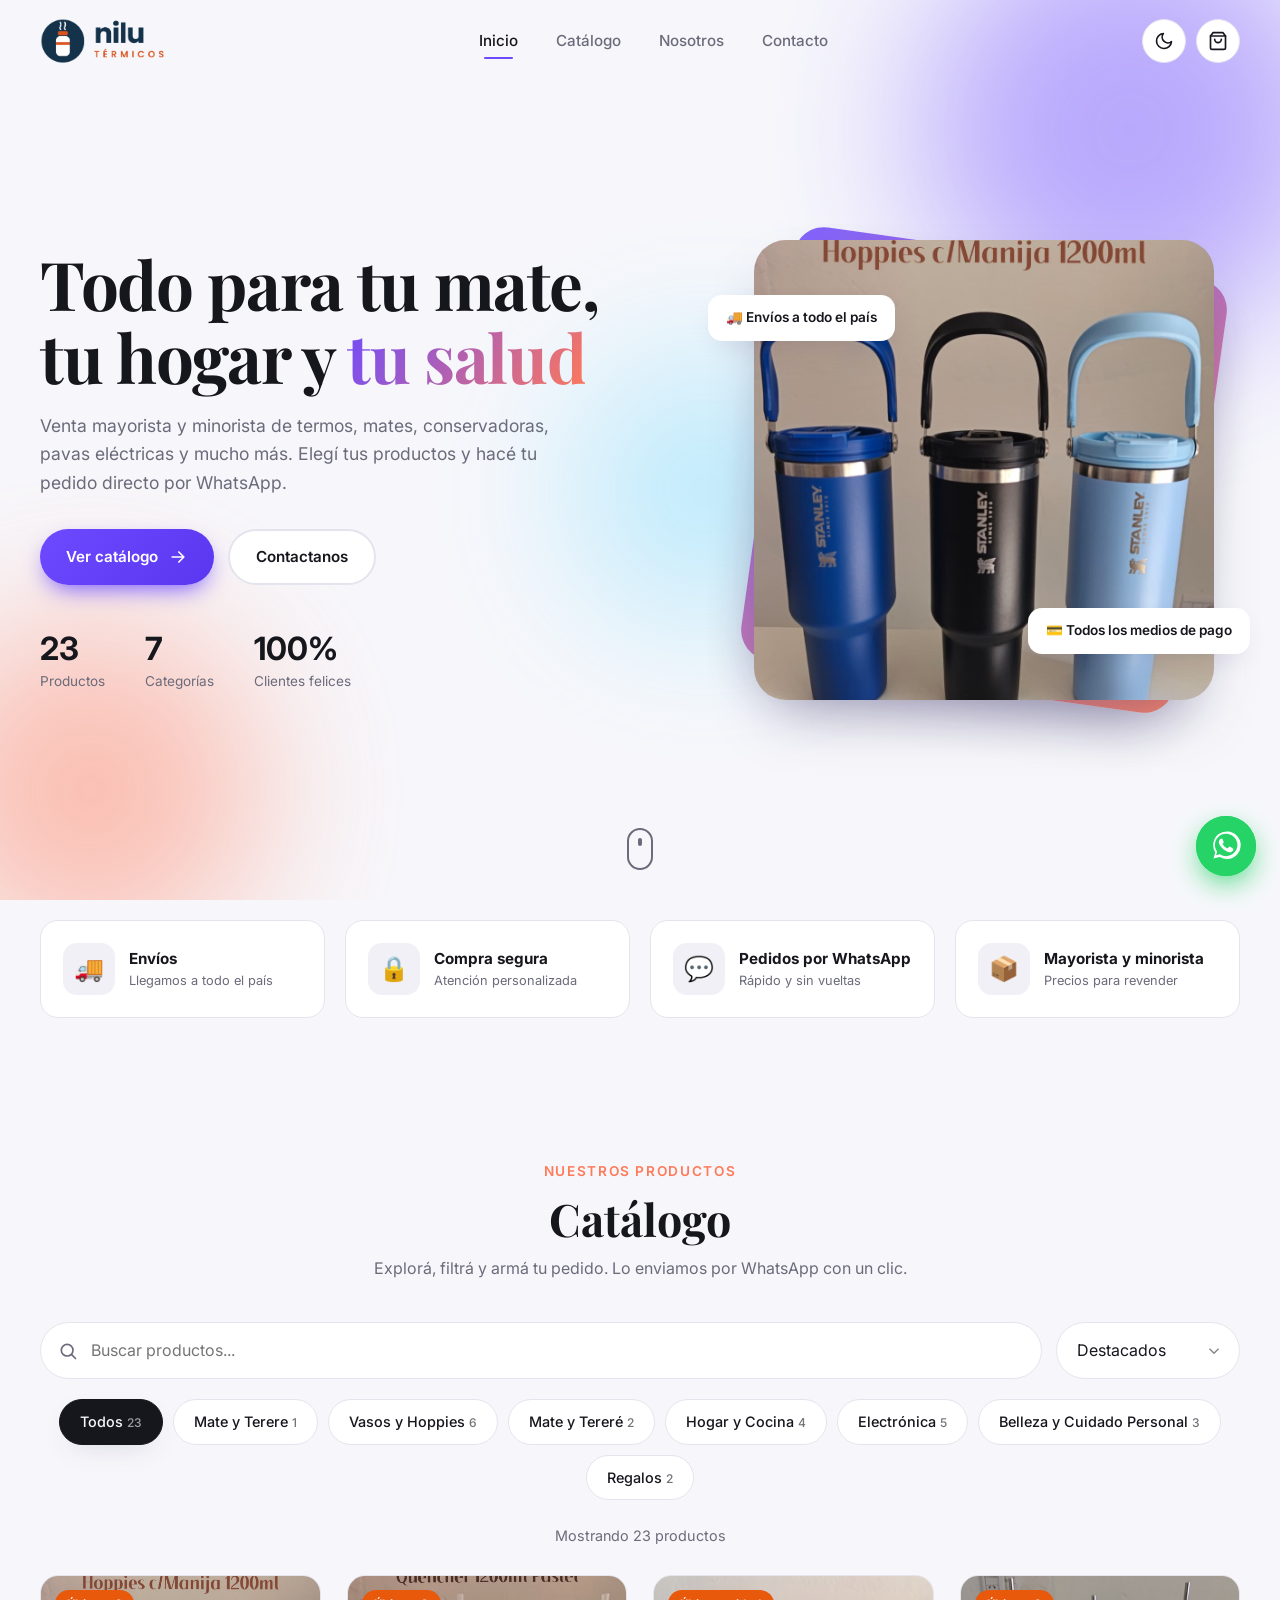
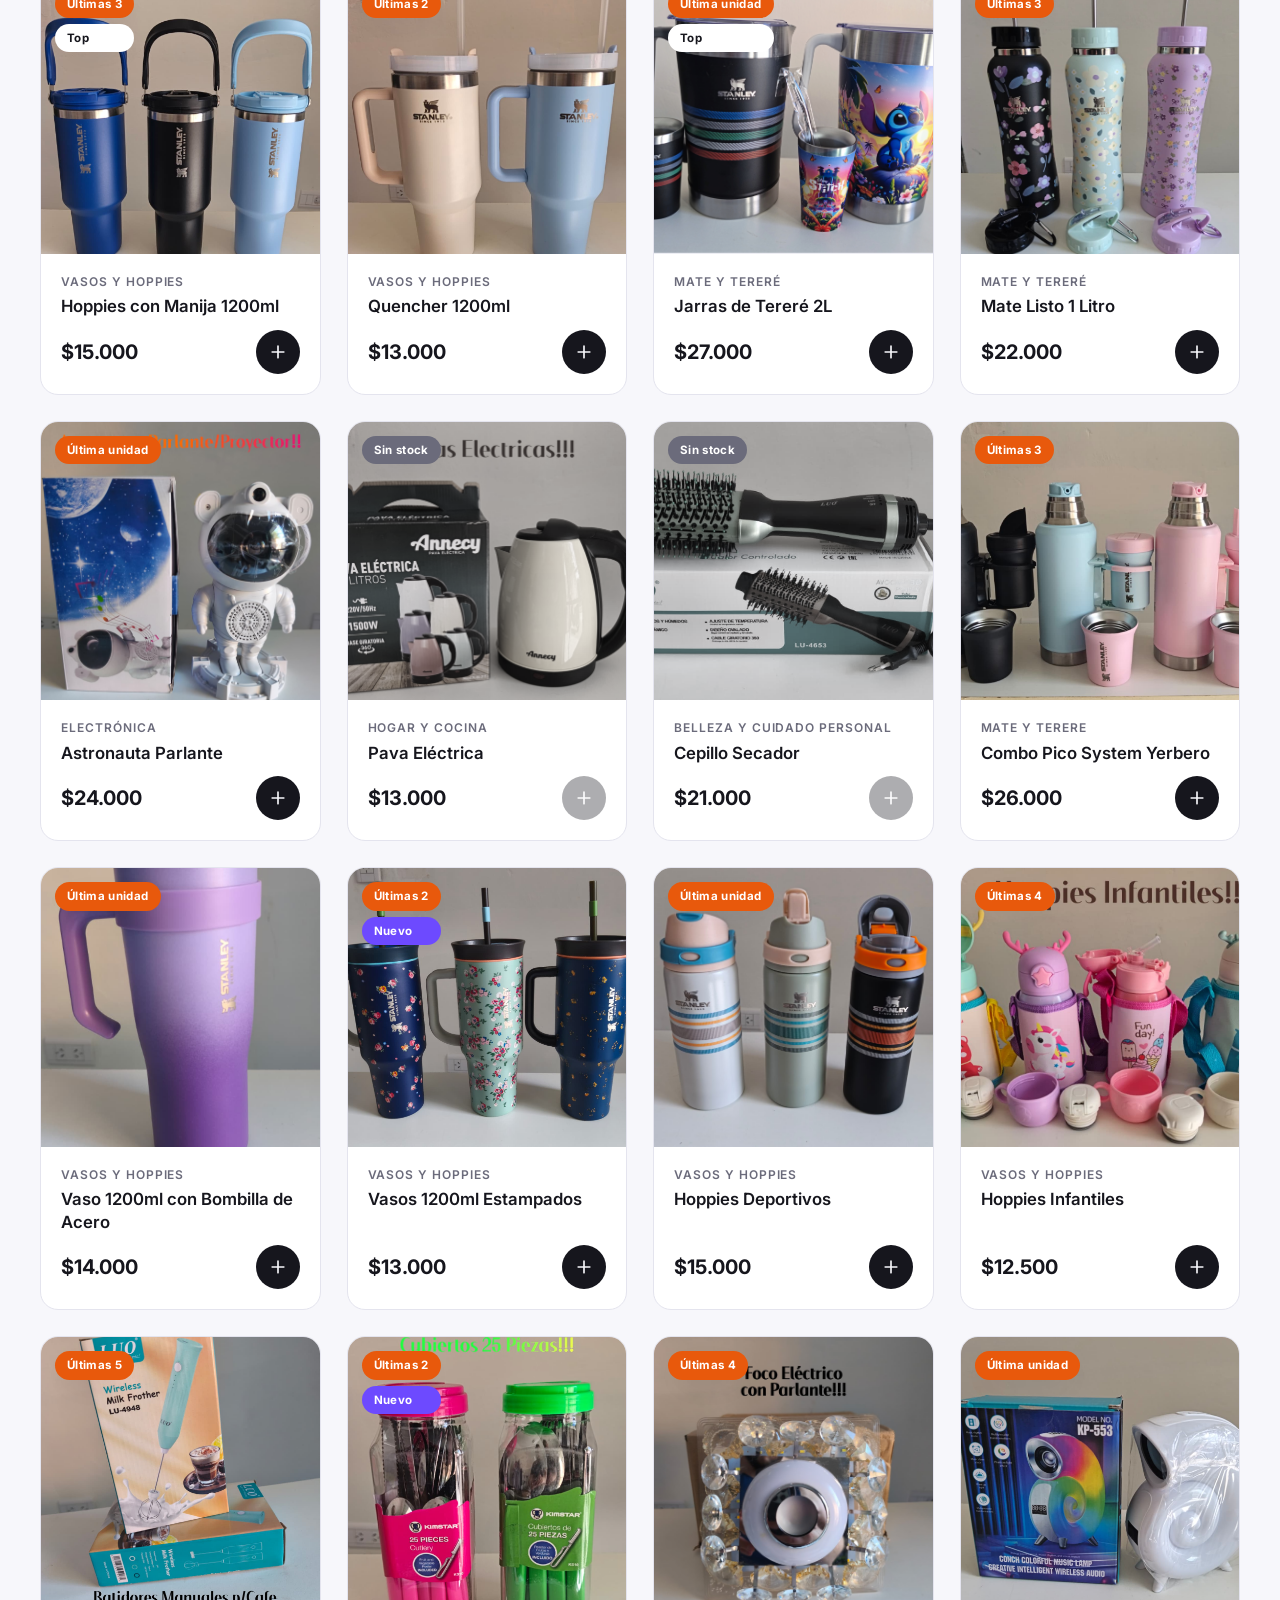
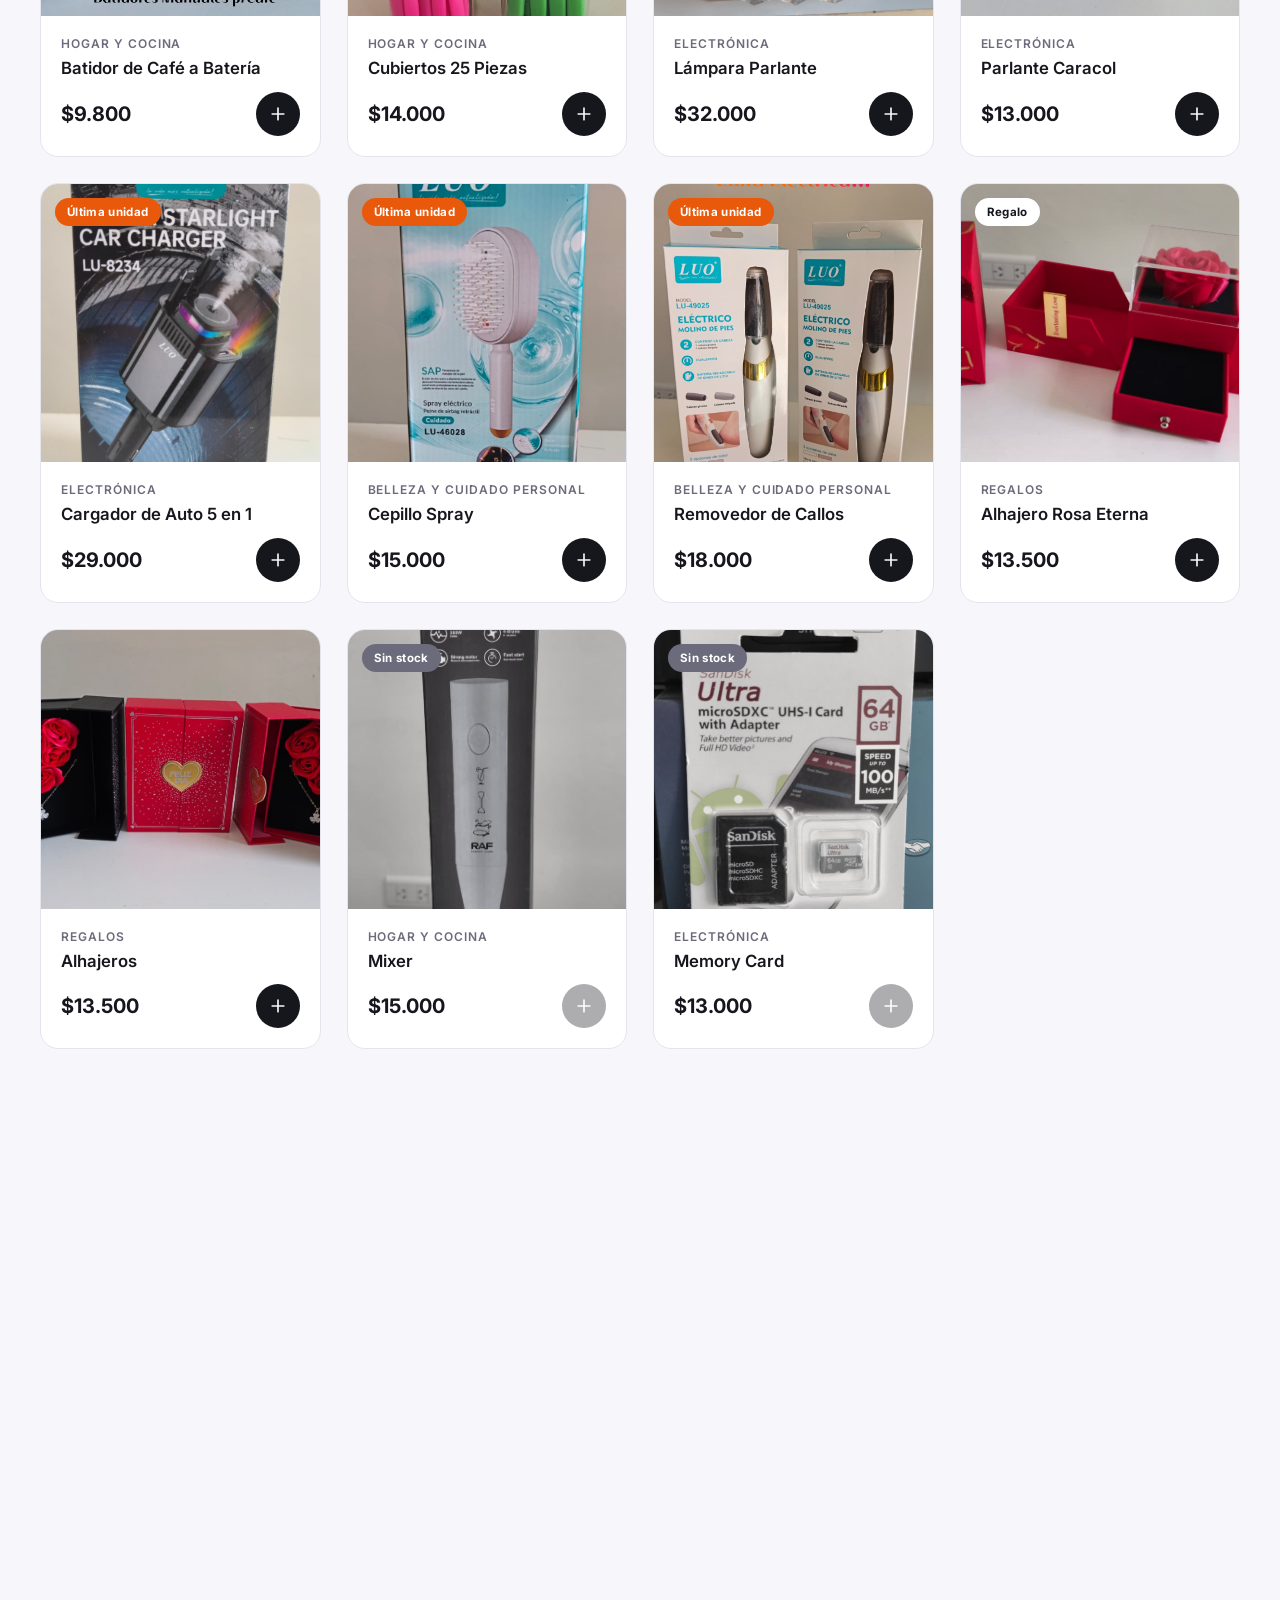
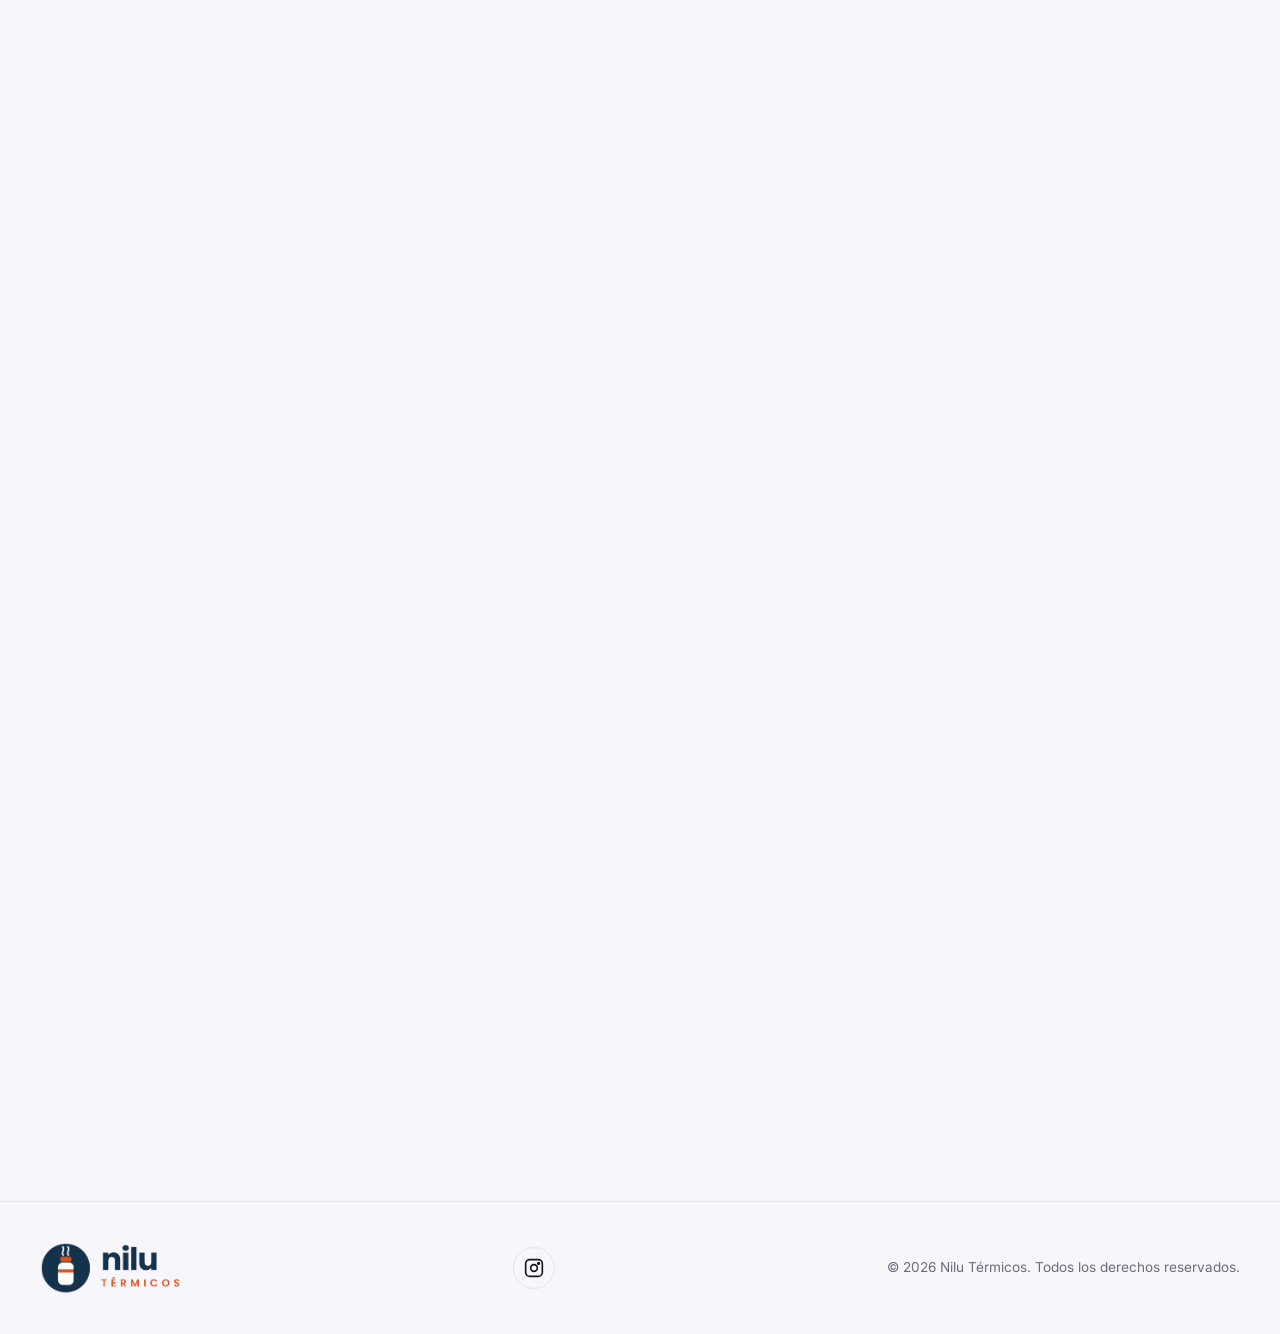
<file: index.html>
<!DOCTYPE html>
<html lang="es">
<head>
  <meta charset="UTF-8" />
  <meta name="viewport" content="width=device-width, initial-scale=1.0, viewport-fit=cover" />
  <meta name="theme-color" content="#14324a" />
  <meta name="description" content="Catálogo online de productos. Hacé tu pedido por WhatsApp." />
  <title>Catálogo | Nilu Térmicos</title>
  <link rel="icon" type="image/png" href="img/marca/favicon.png" />
  <link rel="apple-touch-icon" href="img/marca/apple-touch-icon.png" />

  <link rel="preconnect" href="https://fonts.googleapis.com" />
  <link rel="preconnect" href="https://fonts.gstatic.com" crossorigin />
  <link href="https://fonts.googleapis.com/css2?family=Inter:wght@400;500;600;700&family=Playfair+Display:wght@600;700&display=swap" rel="stylesheet" />
  <link rel="stylesheet" href="css/styles.css" />

  <!-- Evita el parpadeo del tema al cargar -->
  <script>
    try {
      const t = localStorage.getItem("tema");
      if (t) document.documentElement.dataset.theme = t;
    } catch (e) {}
  </script>
</head>
<body>
  <!-- Pantalla de carga -->
  <div class="loader" id="loader" aria-hidden="true">
    <div class="loader__ring"></div>
  </div>

  <!-- Barra de progreso de scroll -->
  <div class="scroll-progress" id="scrollProgress"></div>

  <!-- ============ HEADER ============ -->
  <header class="header" id="header">
    <div class="container header__inner">
      <a href="#inicio" class="logo" aria-label="Nilu Térmicos - Inicio">
        <img class="logo__img logo__img--light" src="img/marca/logo.png" alt="Nilu Térmicos" width="655" height="241" />
        <img class="logo__img logo__img--dark" src="img/marca/logo-dark.png" alt="" width="655" height="241" aria-hidden="true" />
      </a>

      <nav class="nav" id="nav">
        <a href="#inicio" class="nav__link">Inicio</a>
        <a href="#catalogo" class="nav__link">Catálogo</a>
        <a href="#nosotros" class="nav__link">Nosotros</a>
        <a href="#contacto" class="nav__link">Contacto</a>
      </nav>

      <div class="header__actions">
        <button class="icon-btn" id="themeToggle" aria-label="Cambiar tema">
          <svg class="icon-sun" viewBox="0 0 24 24"><circle cx="12" cy="12" r="5"/><path d="M12 1v2M12 21v2M4.2 4.2l1.4 1.4M18.4 18.4l1.4 1.4M1 12h2M21 12h2M4.2 19.8l1.4-1.4M18.4 5.6l1.4-1.4"/></svg>
          <svg class="icon-moon" viewBox="0 0 24 24"><path d="M21 12.8A9 9 0 1 1 11.2 3a7 7 0 0 0 9.8 9.8z"/></svg>
        </button>
        <button class="icon-btn cart-btn" id="cartOpen" aria-label="Ver pedido">
          <svg viewBox="0 0 24 24"><path d="M6 2 3 6v14a2 2 0 0 0 2 2h14a2 2 0 0 0 2-2V6l-3-4z"/><path d="M3 6h18M16 10a4 4 0 0 1-8 0"/></svg>
          <span class="cart-btn__count" id="cartCount">0</span>
        </button>
        <button class="icon-btn menu-btn" id="menuToggle" aria-label="Abrir menú">
          <span></span><span></span><span></span>
        </button>
      </div>
    </div>
  </header>

  <main>
    <!-- ============ HERO ============ -->
    <section class="hero" id="inicio">
      <div class="hero__bg">
        <span class="blob blob--1"></span>
        <span class="blob blob--2"></span>
        <span class="blob blob--3"></span>
      </div>
      <div class="container hero__inner">
        <div class="hero__content">
          <h1 class="hero__title reveal" data-negocio="slogan">Calidad que se nota</h1>
          <p class="hero__text reveal" data-negocio="descripcion"></p>
          <div class="hero__cta reveal">
            <a href="#catalogo" class="btn btn--primary">
              Ver catálogo
              <svg viewBox="0 0 24 24"><path d="M5 12h14M13 6l6 6-6 6"/></svg>
            </a>
            <a href="#contacto" class="btn btn--ghost">Contactanos</a>
          </div>
          <div class="hero__stats reveal">
            <div><strong class="counter" id="statProductos" data-target="0">0</strong><span>Productos</span></div>
            <div><strong class="counter" id="statCategorias" data-target="0">0</strong><span>Categorías</span></div>
            <div><strong class="counter" data-target="100" data-suffix="%">0</strong><span>Clientes felices</span></div>
          </div>
        </div>
        <div class="hero__visual reveal">
          <div class="hero__card hero__card--back"></div>
          <div class="hero__card hero__card--front" id="heroCard"></div>
          <div class="floating-badge floating-badge--1">🚚 Envíos a todo el país</div>
          <div class="floating-badge floating-badge--2">💳 Todos los medios de pago</div>
        </div>
      </div>
      <a href="#catalogo" class="scroll-hint" aria-label="Bajar al catálogo"><span></span></a>
    </section>

    <!-- ============ BENEFICIOS ============ -->
    <section class="features">
      <div class="container features__grid">
        <div class="feature reveal"><span class="feature__icon">🚚</span><div><h3>Envíos</h3><p>Llegamos a todo el país</p></div></div>
        <div class="feature reveal"><span class="feature__icon">🔒</span><div><h3>Compra segura</h3><p>Atención personalizada</p></div></div>
        <div class="feature reveal"><span class="feature__icon">💬</span><div><h3>Pedidos por WhatsApp</h3><p>Rápido y sin vueltas</p></div></div>
        <div class="feature reveal"><span class="feature__icon">📦</span><div><h3>Mayorista y minorista</h3><p>Precios para revender</p></div></div>
      </div>
    </section>

    <!-- ============ CATÁLOGO ============ -->
    <section class="catalog" id="catalogo">
      <div class="container">
        <div class="section-head reveal">
          <span class="section-head__eyebrow">Nuestros productos</span>
          <h2 class="section-head__title">Catálogo</h2>
          <p class="section-head__text">Explorá, filtrá y armá tu pedido. Lo enviamos por WhatsApp con un clic.</p>
        </div>

        <div class="toolbar reveal">
          <div class="search">
            <svg viewBox="0 0 24 24"><circle cx="11" cy="11" r="7"/><path d="m21 21-4.3-4.3"/></svg>
            <input type="search" id="searchInput" placeholder="Buscar productos..." autocomplete="off" />
          </div>
          <select id="sortSelect" class="select" aria-label="Ordenar">
            <option value="destacados">Destacados</option>
            <option value="precio-asc">Menor precio</option>
            <option value="precio-desc">Mayor precio</option>
            <option value="nombre">Nombre A-Z</option>
            <option value="ofertas">Ofertas primero</option>
          </select>
        </div>

        <div class="filters reveal" id="filters" role="tablist"></div>

        <p class="results-info" id="resultsInfo"></p>

        <div class="grid" id="productGrid"></div>

        <div class="empty" id="emptyState" hidden>
          <span class="empty__icon">🔍</span>
          <h3>No encontramos productos</h3>
          <p>Probá con otra búsqueda o categoría.</p>
          <button class="btn btn--ghost" id="resetFilters">Ver todos</button>
        </div>
      </div>
    </section>

    <!-- ============ NOSOTROS ============ -->
    <section class="about" id="nosotros">
      <div class="container about__inner">
        <div class="about__img reveal">
          <img src="img/esto somos.jpeg" alt="La familia de Nilu Térmicos" loading="lazy" />
        </div>
        <div class="about__content reveal">
          <span class="section-head__eyebrow">Quiénes somos</span>
          <h2 class="section-head__title">Nilu Térmicos, desde Formosa</h2>
          <p>Somos un negocio familiar de Formosa dedicado a la venta mayorista y minorista de Productos Termicos y Electronica donde ofrecemos variedad de Opciones para Regalos como para uso personal.</p>
          <p>Atendemos de lunes a domingo para que tengas lo que necesitás cuando lo necesitás, con atención personalizada por WhatsApp.</p>
          <ul class="checklist">
            <li>Venta mayorista y minorista</li>
            <li>Atención todos los días</li>
            <li>Pedidos rápidos por WhatsApp</li>
          </ul>
        </div>
      </div>
    </section>

    <!-- ============ CONTACTO ============ -->
    <section class="contact" id="contacto">
      <div class="container">
        <div class="contact__box reveal">
          <div>
            <h2>¿Tenés alguna consulta?</h2>
            <p>Escribinos y te respondemos a la brevedad.</p>
          </div>
          <a class="btn btn--whatsapp" id="contactWhatsapp" target="_blank" rel="noopener">
            <svg viewBox="0 0 24 24"><path d="M20.5 3.5A11 11 0 0 0 3.4 17.1L2 22l5-1.3a11 11 0 0 0 13.5-17.2zM12 20.1a9 9 0 0 1-4.6-1.3l-.3-.2-3 .8.8-2.9-.2-.3a9 9 0 1 1 7.3 3.9zm5-6.7c-.3-.1-1.6-.8-1.9-.9s-.4-.1-.6.1-.7.9-.9 1.1-.3.2-.6.1a7.4 7.4 0 0 1-3.7-3.2c-.3-.5.3-.5.8-1.5a.5.5 0 0 0 0-.5l-.9-2c-.2-.6-.5-.5-.6-.5h-.5a1 1 0 0 0-.8.4 3.2 3.2 0 0 0-1 2.4 5.6 5.6 0 0 0 1.2 3 12.8 12.8 0 0 0 4.9 4.3c1.8.8 2.5.8 3.4.7a2.9 2.9 0 0 0 1.9-1.3 2.4 2.4 0 0 0 .2-1.3c-.1-.2-.3-.3-.6-.4z"/></svg>
            Escribinos por WhatsApp
          </a>
        </div>

        <div class="contact__box contact__box--instagram reveal">
          <div>
            <h2>¡Seguinos en Instagram!</h2>
            <p>Enterate primero de las novedades, ofertas y nuevos ingresos.</p>
          </div>
          <a class="btn btn--instagram" id="contactInstagram" target="_blank" rel="noopener">
            <svg viewBox="0 0 24 24"><rect x="2" y="2" width="20" height="20" rx="5"/><circle cx="12" cy="12" r="4"/><circle cx="17.5" cy="6.5" r="1"/></svg>
            @nilumayoristaminorista
          </a>
        </div>

        <div class="contact__grid">
          <div class="contact__item reveal"><span>📍</span><h4>Dirección</h4><p data-negocio="direccion"></p></div>
          <div class="contact__item reveal"><span>🕒</span><h4>Horario</h4><p data-negocio="horario"></p></div>
          <div class="contact__item reveal"><span>✉️</span><h4>Email</h4><p data-negocio="email"></p></div>
        </div>
      </div>
    </section>
  </main>

  <!-- ============ FOOTER ============ -->
  <footer class="footer">
    <div class="container footer__inner">
      <a href="#inicio" class="logo" aria-label="Nilu Térmicos - Inicio">
        <img class="logo__img logo__img--light" src="img/marca/logo.png" alt="Nilu Térmicos" width="655" height="241" />
        <img class="logo__img logo__img--dark" src="img/marca/logo-dark.png" alt="" width="655" height="241" aria-hidden="true" />
      </a>
      <div class="footer__social">
        <a id="linkInstagram" target="_blank" rel="noopener" aria-label="Instagram">
          <svg viewBox="0 0 24 24"><rect x="2" y="2" width="20" height="20" rx="5"/><circle cx="12" cy="12" r="4"/><circle cx="17.5" cy="6.5" r="1"/></svg>
        </a>
      </div>
      <p class="footer__copy">© <span id="year"></span> <span data-negocio="nombre">Nilu Térmicos</span>. Todos los derechos reservados.</p>
    </div>
  </footer>

  <!-- Botón flotante WhatsApp -->
  <a class="wa-float" id="waFloat" target="_blank" rel="noopener" aria-label="WhatsApp">
    <svg viewBox="0 0 24 24"><path d="M20.5 3.5A11 11 0 0 0 3.4 17.1L2 22l5-1.3a11 11 0 0 0 13.5-17.2zM12 20.1a9 9 0 0 1-4.6-1.3l-.3-.2-3 .8.8-2.9-.2-.3a9 9 0 1 1 7.3 3.9zm5-6.7c-.3-.1-1.6-.8-1.9-.9s-.4-.1-.6.1-.7.9-.9 1.1-.3.2-.6.1a7.4 7.4 0 0 1-3.7-3.2c-.3-.5.3-.5.8-1.5a.5.5 0 0 0 0-.5l-.9-2c-.2-.6-.5-.5-.6-.5h-.5a1 1 0 0 0-.8.4 3.2 3.2 0 0 0-1 2.4 5.6 5.6 0 0 0 1.2 3 12.8 12.8 0 0 0 4.9 4.3c1.8.8 2.5.8 3.4.7a2.9 2.9 0 0 0 1.9-1.3 2.4 2.4 0 0 0 .2-1.3c-.1-.2-.3-.3-.6-.4z"/></svg>
  </a>

  <!-- Volver arriba -->
  <button class="to-top" id="toTop" aria-label="Volver arriba">
    <svg viewBox="0 0 24 24"><path d="M12 19V5M5 12l7-7 7 7"/></svg>
  </button>

  <!-- ============ MODAL DETALLE PRODUCTO ============ -->
  <div class="modal" id="productModal" aria-hidden="true" role="dialog" aria-modal="true">
    <div class="modal__overlay" data-close></div>
    <div class="modal__panel">
      <button class="modal__close" data-close aria-label="Cerrar">✕</button>
      <div class="modal__gallery">
        <div class="modal__main-img"><img id="modalImg" alt="" /></div>
        <div class="modal__thumbs" id="modalThumbs"></div>
      </div>
      <div class="modal__info">
        <span class="modal__cat" id="modalCat"></span>
        <h3 class="modal__title" id="modalTitle"></h3>
        <div class="modal__price" id="modalPrice"></div>
        <p class="modal__desc" id="modalDesc"></p>
        <div class="modal__qty">
          <span>Cantidad</span>
          <div class="qty">
            <button id="qtyMinus" aria-label="Restar">−</button>
            <span id="qtyValue">1</span>
            <button id="qtyPlus" aria-label="Sumar">+</button>
          </div>
        </div>
        <button class="btn btn--primary btn--block" id="modalAdd">Agregar al pedido</button>
      </div>
    </div>
  </div>

  <!-- ============ CARRITO / PEDIDO ============ -->
  <div class="drawer" id="cartDrawer" aria-hidden="true">
    <div class="drawer__overlay" data-close-cart></div>
    <aside class="drawer__panel">
      <div class="drawer__head">
        <h3>Tu pedido</h3>
        <button class="modal__close" data-close-cart aria-label="Cerrar">✕</button>
      </div>
      <div class="drawer__body" id="cartItems"></div>
      <div class="drawer__foot">
        <div class="drawer__total"><span>Total</span><strong id="cartTotal">$0</strong></div>
        <button class="btn btn--whatsapp btn--block" id="sendOrder">
          <svg viewBox="0 0 24 24"><path d="M20.5 3.5A11 11 0 0 0 3.4 17.1L2 22l5-1.3a11 11 0 0 0 13.5-17.2z"/></svg>
          Enviar pedido por WhatsApp
        </button>
        <button class="link-btn" id="clearCart">Vaciar pedido</button>
      </div>
    </aside>
  </div>

  <!-- Notificaciones -->
  <div class="toasts" id="toasts"></div>

  <script src="js/app.js"></script>
</body>
</html>
</file>
<file: css/styles.css>
/* =========================================================
   VARIABLES / TEMA
   Cambiá --primary y --accent para adaptar los colores
   a la identidad de tu marca.
   ========================================================= */
:root {
  --primary: #6d4aff;
  --primary-600: #5a36f0;
  --accent: #ff7a59;
  --wa: #25d366;

  --bg: #f7f7fb;
  --surface: #ffffff;
  --surface-2: #f0f0f6;
  --text: #16161d;
  --muted: #6b6b7b;
  --border: #e4e4ee;
  --shadow: 0 10px 30px -12px rgba(30, 20, 80, 0.18);
  --shadow-lg: 0 30px 60px -20px rgba(30, 20, 80, 0.35);

  --radius: 18px;
  --radius-sm: 12px;
  --ease: cubic-bezier(0.22, 1, 0.36, 1);
  --font: "Inter", system-ui, -apple-system, sans-serif;
  --font-display: "Playfair Display", Georgia, serif;
}

:root[data-theme="dark"] {
  --bg: #0e0e14;
  --surface: #17171f;
  --surface-2: #20202b;
  --text: #f1f1f6;
  --muted: #9a9aad;
  --border: #2a2a37;
  --shadow: 0 10px 30px -12px rgba(0, 0, 0, 0.6);
  --shadow-lg: 0 30px 60px -20px rgba(0, 0, 0, 0.8);
}

@media (prefers-color-scheme: dark) {
  :root:not([data-theme="light"]) {
    --bg: #0e0e14;
    --surface: #17171f;
    --surface-2: #20202b;
    --text: #f1f1f6;
    --muted: #9a9aad;
    --border: #2a2a37;
    --shadow: 0 10px 30px -12px rgba(0, 0, 0, 0.6);
    --shadow-lg: 0 30px 60px -20px rgba(0, 0, 0, 0.8);
  }
}

/* =========================================================
   BASE
   ========================================================= */
*,
*::before,
*::after { box-sizing: border-box; margin: 0; padding: 0; }

html { scroll-behavior: smooth; scroll-padding-top: 80px; }

body {
  font-family: var(--font);
  background: var(--bg);
  color: var(--text);
  line-height: 1.6;
  overflow-x: hidden;
  transition: background 0.4s, color 0.4s;
  -webkit-font-smoothing: antialiased;
}

body.no-scroll { overflow: hidden; }

img { display: block; max-width: 100%; }
a { color: inherit; text-decoration: none; }
button { font: inherit; color: inherit; background: none; border: 0; cursor: pointer; }
svg { width: 20px; height: 20px; fill: none; stroke: currentColor; stroke-width: 2; stroke-linecap: round; stroke-linejoin: round; flex-shrink: 0; }

.container { width: min(1200px, 100% - 32px); margin-inline: auto; }

/* =========================================================
   LOADER + PROGRESO
   ========================================================= */
.loader {
  position: fixed; inset: 0; z-index: 9999;
  display: grid; place-items: center;
  background: var(--bg);
  transition: opacity 0.6s var(--ease), visibility 0.6s;
}
.loader.hidden { opacity: 0; visibility: hidden; }
.loader__ring {
  width: 54px; height: 54px; border-radius: 50%;
  border: 4px solid var(--border);
  border-top-color: var(--primary);
  animation: spin 0.9s linear infinite;
}
@keyframes spin { to { transform: rotate(360deg); } }

.scroll-progress {
  position: fixed; top: 0; left: 0; z-index: 1001;
  height: 3px; width: 0;
  background: linear-gradient(90deg, var(--primary), var(--accent));
}

/* =========================================================
   BOTONES
   ========================================================= */
.btn {
  display: inline-flex; align-items: center; justify-content: center; gap: 10px;
  padding: 14px 26px; border-radius: 999px;
  font-weight: 600; font-size: 0.95rem;
  transition: transform 0.3s var(--ease), box-shadow 0.3s, background 0.3s;
  position: relative; overflow: hidden;
}
.btn:hover { transform: translateY(-3px); }
.btn:active { transform: translateY(0) scale(0.97); }
.btn svg { transition: transform 0.3s var(--ease); }
.btn:hover svg { transform: translateX(4px); }

.btn--primary {
  background: linear-gradient(135deg, var(--primary), var(--primary-600));
  color: #fff;
  box-shadow: 0 10px 25px -8px var(--primary);
}
.btn--primary:hover { box-shadow: 0 16px 35px -10px var(--primary); }

.btn--ghost { border: 2px solid var(--border); background: var(--surface); }
.btn--ghost:hover { border-color: var(--primary); color: var(--primary); }

.btn--whatsapp { background: var(--wa); color: #fff; box-shadow: 0 10px 25px -8px var(--wa); }
.btn--whatsapp svg { fill: currentColor; stroke: none; }
.btn--whatsapp:hover svg { transform: rotate(-10deg) scale(1.1); }

.btn--block { width: 100%; }
.btn:disabled { opacity: 0.5; pointer-events: none; }

/* Efecto ripple */
.ripple {
  position: absolute; border-radius: 50%;
  background: rgba(255, 255, 255, 0.5);
  transform: scale(0); animation: ripple 0.6s linear;
  pointer-events: none;
}
@keyframes ripple { to { transform: scale(4); opacity: 0; } }

.icon-btn {
  width: 44px; height: 44px; border-radius: 50%;
  display: grid; place-items: center;
  background: var(--surface); border: 1px solid var(--border);
  transition: transform 0.3s var(--ease), border-color 0.3s;
  position: relative;
}
.icon-btn:hover { transform: translateY(-2px); border-color: var(--primary); }

.link-btn { color: var(--muted); font-size: 0.875rem; text-decoration: underline; margin-top: 12px; width: 100%; }
.link-btn:hover { color: var(--accent); }

/* =========================================================
   HEADER
   ========================================================= */
.header {
  position: fixed; inset: 0 0 auto; z-index: 1000;
  padding: 18px 0;
  transition: padding 0.4s var(--ease), background 0.4s, box-shadow 0.4s;
}
/* El desenfoque va en un pseudo-elemento para no romper el menú mobile (position: fixed) */
.header::before {
  content: ""; position: absolute; inset: 0; z-index: -2;
  background: color-mix(in srgb, var(--bg) 80%, transparent);
  backdrop-filter: blur(16px);
  -webkit-backdrop-filter: blur(16px);
  box-shadow: 0 1px 0 var(--border);
  opacity: 0; transition: opacity 0.4s;
}
.header.scrolled { padding: 10px 0; }
.header.scrolled::before { opacity: 1; }
.header__inner { display: flex; align-items: center; justify-content: space-between; gap: 20px; }

.logo { display: flex; align-items: center; flex-shrink: 0; }
.logo__img {
  height: 46px; width: auto;
  transition: height 0.4s var(--ease), transform 0.4s var(--ease);
}
.header.scrolled .logo__img { height: 38px; }
.logo:hover .logo__img { transform: scale(1.04); }
.footer .logo__img { height: 52px; }

/* Versión del logo según el tema */
.logo__img--dark { display: none; }
:root[data-theme="dark"] .logo__img--light { display: none; }
:root[data-theme="dark"] .logo__img--dark { display: block; }
@media (prefers-color-scheme: dark) {
  :root:not([data-theme="light"]) .logo__img--light { display: none; }
  :root:not([data-theme="light"]) .logo__img--dark { display: block; }
}
@media (max-width: 600px) {
  .logo__img { height: 38px; }
  .header.scrolled .logo__img { height: 34px; }
}

.nav { display: flex; gap: 6px; }
.nav__link {
  padding: 8px 16px; border-radius: 999px;
  font-weight: 500; font-size: 0.95rem; color: var(--muted);
  position: relative; transition: color 0.3s;
}
.nav__link::after {
  content: ""; position: absolute; left: 50%; bottom: 2px;
  width: 0; height: 2px; border-radius: 2px;
  background: var(--primary);
  transition: width 0.3s var(--ease), left 0.3s var(--ease);
}
.nav__link:hover, .nav__link.active { color: var(--text); }
.nav__link:hover::after, .nav__link.active::after { width: 40%; left: 30%; }

.header__actions { display: flex; gap: 10px; align-items: center; }

.icon-sun { display: none; }
:root[data-theme="dark"] .icon-sun { display: block; }
:root[data-theme="dark"] .icon-moon { display: none; }
@media (prefers-color-scheme: dark) {
  :root:not([data-theme="light"]) .icon-sun { display: block; }
  :root:not([data-theme="light"]) .icon-moon { display: none; }
}

.cart-btn__count {
  position: absolute; top: -4px; right: -4px;
  min-width: 20px; height: 20px; padding: 0 5px;
  border-radius: 999px; background: var(--accent); color: #fff;
  font-size: 0.7rem; font-weight: 700;
  display: grid; place-items: center;
  transform: scale(0); transition: transform 0.3s var(--ease);
}
.cart-btn__count.show { transform: scale(1); }
.cart-btn.bump { animation: bump 0.5s var(--ease); }
@keyframes bump { 30% { transform: scale(1.25) rotate(-8deg); } 60% { transform: scale(0.95) rotate(4deg); } }

.menu-btn { display: none; flex-direction: column; align-items: center; justify-content: center; gap: 4px; }
.menu-btn span { display: block; width: 18px; height: 2px; background: currentColor; border-radius: 2px; transition: transform 0.3s, opacity 0.3s; }
.menu-btn.open span:nth-child(1) { transform: translateY(6px) rotate(45deg); }
.menu-btn.open span:nth-child(2) { opacity: 0; }
.menu-btn.open span:nth-child(3) { transform: translateY(-6px) rotate(-45deg); }

/* =========================================================
   HERO
   ========================================================= */
.hero {
  position: relative; min-height: 100vh; min-height: 100svh;
  display: flex; align-items: center;
  padding: 120px 0 80px; overflow: hidden;
}
.hero__bg { position: absolute; inset: 0; z-index: -1; }
.blob {
  position: absolute; border-radius: 50%;
  filter: blur(80px); opacity: 0.45;
  animation: float 14s ease-in-out infinite;
}
.blob--1 { width: 420px; height: 420px; background: var(--primary); top: -80px; right: -60px; }
.blob--2 { width: 340px; height: 340px; background: var(--accent); bottom: -60px; left: -80px; animation-delay: -5s; }
.blob--3 { width: 260px; height: 260px; background: #00c2ff; top: 40%; left: 45%; opacity: 0.25; animation-delay: -9s; }
@keyframes float {
  0%, 100% { transform: translate(0, 0) scale(1); }
  33% { transform: translate(40px, -30px) scale(1.08); }
  66% { transform: translate(-30px, 20px) scale(0.95); }
}

.hero__inner { display: grid; grid-template-columns: 1.1fr 0.9fr; gap: 60px; align-items: center; }

.pill {
  display: inline-block; padding: 8px 16px; border-radius: 999px;
  background: color-mix(in srgb, var(--primary) 12%, transparent);
  color: var(--primary); font-weight: 600; font-size: 0.85rem;
  margin-bottom: 20px;
}
.hero__title {
  font-family: var(--font-display);
  font-size: clamp(2.4rem, 5.5vw, 4.2rem);
  line-height: 1.08; letter-spacing: -0.02em; margin-bottom: 20px;
}
.hero__title .grad {
  background: linear-gradient(120deg, var(--primary), var(--accent));
  -webkit-background-clip: text; background-clip: text; color: transparent;
}
.hero__text { color: var(--muted); font-size: 1.1rem; max-width: 520px; margin-bottom: 32px; }
.hero__cta { display: flex; gap: 14px; flex-wrap: wrap; margin-bottom: 48px; }

.hero__stats { display: flex; gap: 40px; flex-wrap: wrap; }
.hero__stats div { display: flex; flex-direction: column; }
.hero__stats strong { font-size: 2rem; font-weight: 700; line-height: 1; }
.hero__stats span { color: var(--muted); font-size: 0.85rem; margin-top: 6px; }

.hero__visual { position: relative; aspect-ratio: 1; max-width: 460px; justify-self: center; width: 100%; }
.hero__card {
  position: absolute; inset: 0; border-radius: 32px;
  background-size: cover; background-position: center;
  box-shadow: var(--shadow-lg);
  transition: background-image 0.6s;
}
.hero__card--back {
  background: linear-gradient(135deg, var(--primary), var(--accent));
  transform: rotate(8deg) scale(0.95); opacity: 0.85;
  animation: wobble 8s ease-in-out infinite;
}
.hero__card--front {
  background-color: var(--surface-2);
  animation: wobble 8s ease-in-out infinite reverse;
}
.hero__card--front.fade { animation: wobble 8s ease-in-out infinite reverse, heroFade 0.8s var(--ease); }
@keyframes wobble { 0%, 100% { rotate: -2deg; } 50% { rotate: 2deg; } }
@keyframes heroFade { from { opacity: 0.2; scale: 0.96; } to { opacity: 1; scale: 1; } }

.floating-badge {
  position: absolute; padding: 12px 18px; border-radius: 14px;
  background: var(--surface); box-shadow: var(--shadow);
  font-size: 0.85rem; font-weight: 600; white-space: nowrap;
  animation: bob 4s ease-in-out infinite;
}
.floating-badge--1 { top: 12%; left: -10%; }
.floating-badge--2 { bottom: 10%; right: -8%; animation-delay: -2s; }
@keyframes bob { 0%, 100% { transform: translateY(0); } 50% { transform: translateY(-14px); } }

.scroll-hint {
  position: absolute; bottom: 30px; left: 50%; translate: -50% 0;
  width: 26px; height: 42px; border: 2px solid var(--muted); border-radius: 20px;
}
.scroll-hint span {
  position: absolute; top: 8px; left: 50%; translate: -50% 0;
  width: 4px; height: 8px; border-radius: 4px; background: var(--muted);
  animation: scrollHint 1.8s infinite;
}
@keyframes scrollHint { 0% { opacity: 0; top: 6px; } 40% { opacity: 1; } 100% { opacity: 0; top: 22px; } }

/* =========================================================
   FEATURES
   ========================================================= */
.features { padding: 20px 0 60px; }
.features__grid { display: grid; grid-template-columns: repeat(4, 1fr); gap: 20px; }
.feature {
  display: flex; gap: 14px; align-items: center;
  padding: 22px; border-radius: var(--radius);
  background: var(--surface); border: 1px solid var(--border);
  transition: transform 0.4s var(--ease), box-shadow 0.4s;
}
.feature:hover { transform: translateY(-6px); box-shadow: var(--shadow); }
.feature__icon {
  font-size: 1.5rem; width: 52px; height: 52px; border-radius: 14px;
  display: grid; place-items: center; flex-shrink: 0;
  background: var(--surface-2);
}
.feature h3 { font-size: 0.95rem; }
.feature p { font-size: 0.8rem; color: var(--muted); }

/* =========================================================
   SECCIONES
   ========================================================= */
.section-head { text-align: center; max-width: 620px; margin: 0 auto 40px; }
.section-head__eyebrow {
  display: inline-block; color: var(--accent); font-weight: 600;
  font-size: 0.85rem; letter-spacing: 0.12em; text-transform: uppercase; margin-bottom: 10px;
}
.section-head__title { font-family: var(--font-display); font-size: clamp(2rem, 4vw, 2.8rem); line-height: 1.15; margin-bottom: 12px; }
.section-head__text { color: var(--muted); }

/* =========================================================
   CATÁLOGO
   ========================================================= */
.catalog { padding: 80px 0; }

.toolbar { display: flex; gap: 14px; margin-bottom: 20px; }
.search { flex: 1; position: relative; }
.search svg { position: absolute; left: 18px; top: 50%; translate: 0 -50%; color: var(--muted); }
.search input, .select {
  width: 100%; padding: 15px 20px 15px 50px;
  border-radius: 999px; border: 1px solid var(--border);
  background: var(--surface); color: var(--text);
  font: inherit; outline: none;
  transition: border-color 0.3s, box-shadow 0.3s;
}
.select { width: auto; padding: 15px 44px 15px 20px; cursor: pointer; appearance: none;
  background-image: url("data:image/svg+xml,%3Csvg xmlns='http://www.w3.org/2000/svg' viewBox='0 0 24 24' fill='none' stroke='%23888' stroke-width='2'%3E%3Cpath d='m6 9 6 6 6-6'/%3E%3C/svg%3E");
  background-repeat: no-repeat; background-position: right 16px center; background-size: 18px;
}
.search input:focus, .select:focus {
  border-color: var(--primary);
  box-shadow: 0 0 0 4px color-mix(in srgb, var(--primary) 18%, transparent);
}

.filters { display: flex; gap: 10px; flex-wrap: wrap; justify-content: center; margin-bottom: 24px; }
.chip {
  padding: 10px 20px; border-radius: 999px;
  border: 1px solid var(--border); background: var(--surface);
  font-weight: 500; font-size: 0.9rem;
  transition: all 0.3s var(--ease);
}
.chip:hover { border-color: var(--primary); color: var(--primary); transform: translateY(-2px); }
.chip.active {
  background: var(--text); color: var(--bg); border-color: var(--text);
  box-shadow: var(--shadow);
}
.chip small { opacity: 0.6; margin-left: 4px; }

.results-info { text-align: center; color: var(--muted); font-size: 0.9rem; margin-bottom: 28px; }

.grid {
  display: grid;
  grid-template-columns: repeat(auto-fill, minmax(260px, 1fr));
  gap: 26px;
}

/* --- Tarjeta de producto --- */
.card {
  position: relative; display: flex; flex-direction: column;
  border-radius: var(--radius); overflow: hidden;
  background: var(--surface); border: 1px solid var(--border);
  transform-style: preserve-3d;
  transition: transform 0.4s var(--ease), box-shadow 0.4s;
  opacity: 0; animation: cardIn 0.6s var(--ease) forwards;
  animation-delay: calc(var(--i, 0) * 60ms);
}
@keyframes cardIn {
  from { opacity: 0; transform: translateY(30px) scale(0.97); }
  to { opacity: 1; transform: none; }
}
.card:hover { box-shadow: var(--shadow-lg); }

.card__media {
  position: relative; aspect-ratio: 1; overflow: hidden;
  background: var(--surface-2); cursor: pointer;
}
.card__media img {
  width: 100%; height: 100%; object-fit: cover;
  transition: transform 0.8s var(--ease), opacity 0.5s;
}
.card__media img.alt { position: absolute; inset: 0; opacity: 0; }
.card:hover .card__media img { transform: scale(1.08); }
.card:hover .card__media img.alt { opacity: 1; }

/* Skeleton mientras carga la imagen */
.card__media::before {
  content: ""; position: absolute; inset: 0;
  background: linear-gradient(100deg, transparent 30%, color-mix(in srgb, var(--surface) 70%, transparent) 50%, transparent 70%);
  background-size: 200% 100%;
  animation: shimmer 1.4s infinite;
}
.card__media.loaded::before { display: none; }
@keyframes shimmer { from { background-position: 200% 0; } to { background-position: -200% 0; } }

.card__badges { position: absolute; top: 14px; left: 14px; display: flex; flex-direction: column; gap: 6px; z-index: 2; }
.badge {
  padding: 5px 12px; border-radius: 999px;
  font-size: 0.72rem; font-weight: 700; letter-spacing: 0.03em;
  background: var(--surface); color: var(--text); box-shadow: var(--shadow);
}
.badge--oferta { background: var(--accent); color: #fff; }
.badge--nuevo { background: var(--primary); color: #fff; }
.badge--off { background: #16161d; color: #fff; }
.badge--nostock { background: var(--muted); color: #fff; }
.badge--pocas { background: #e8590c; color: #fff; }

.card__quick {
  position: absolute; left: 14px; right: 14px; bottom: 14px; z-index: 2;
  padding: 12px; border-radius: 12px;
  background: color-mix(in srgb, var(--surface) 88%, transparent);
  backdrop-filter: blur(10px);
  font-weight: 600; font-size: 0.875rem;
  transform: translateY(130%); opacity: 0;
  transition: transform 0.45s var(--ease), opacity 0.45s;
}
.card:hover .card__quick { transform: none; opacity: 1; }
.card__quick:hover { color: var(--primary); }

.card__body { padding: 18px 20px 20px; display: flex; flex-direction: column; flex: 1; transform: translateZ(20px); }
.card__cat {
  font-size: 0.75rem; color: var(--muted); text-transform: uppercase; letter-spacing: 0.08em; font-weight: 600;
  white-space: nowrap; overflow: hidden; text-overflow: ellipsis;
}
.card__title { font-size: 1.05rem; font-weight: 600; margin: 4px 0 12px; line-height: 1.35; }
.card__footer { margin-top: auto; display: flex; align-items: center; justify-content: space-between; gap: 10px; }

.price { display: flex; align-items: baseline; gap: 8px; flex-wrap: wrap; }
.price__now { font-size: 1.25rem; font-weight: 700; }
.price__old { color: var(--muted); text-decoration: line-through; font-size: 0.875rem; }

.add-btn {
  width: 44px; height: 44px; border-radius: 50%;
  display: grid; place-items: center; flex-shrink: 0;
  background: var(--text); color: var(--bg);
  transition: transform 0.35s var(--ease), background 0.3s;
  position: relative; overflow: hidden;
}
.add-btn:hover { background: var(--primary); color: #fff; transform: rotate(90deg) scale(1.08); }
.add-btn.added { background: var(--wa); color: #fff; animation: pop 0.5s var(--ease); }
.add-btn:disabled { opacity: 0.35; pointer-events: none; }
@keyframes pop { 50% { transform: scale(1.3); } }

.card--nostock .card__media img { filter: grayscale(0.8); }

/* Imagen voladora al agregar */
.fly-img {
  position: fixed; z-index: 3000; border-radius: 50%;
  object-fit: cover; pointer-events: none;
  transition: all 0.8s cubic-bezier(0.6, -0.2, 0.7, 1);
}

.empty { text-align: center; padding: 60px 20px; }
.empty__icon { font-size: 3rem; display: block; margin-bottom: 12px; animation: bob 3s infinite; }
.empty p { color: var(--muted); margin: 6px 0 20px; }

/* =========================================================
   NOSOTROS
   ========================================================= */
.about { padding: 80px 0; }
.about__inner { display: grid; grid-template-columns: 1fr 1fr; gap: 60px; align-items: center; }
.about__img { border-radius: 28px; overflow: hidden; box-shadow: var(--shadow-lg); aspect-ratio: 3 / 4; background: var(--surface-2); }
.about__img img { width: 100%; height: 100%; object-fit: cover; object-position: center 30%; transition: transform 1.2s var(--ease); }
.about__img:hover img { transform: scale(1.06); }
.about__content .section-head__title { text-align: left; }
.about__content p { color: var(--muted); margin-bottom: 14px; }
.checklist { list-style: none; margin-top: 20px; display: grid; gap: 10px; }
.checklist li { display: flex; align-items: center; gap: 12px; font-weight: 500; }
.checklist li::before {
  content: "✓"; width: 26px; height: 26px; border-radius: 50%;
  display: grid; place-items: center; font-size: 0.8rem; font-weight: 700;
  background: color-mix(in srgb, var(--wa) 18%, transparent); color: var(--wa);
}

/* =========================================================
   CONTACTO
   ========================================================= */
.contact { padding: 80px 0; }
.contact__box {
  display: flex; align-items: center; justify-content: space-between; gap: 30px; flex-wrap: wrap;
  padding: 48px; border-radius: 28px; color: #fff;
  background: linear-gradient(135deg, var(--primary), var(--accent));
  box-shadow: var(--shadow-lg); position: relative; overflow: hidden;
}
.contact__box::after {
  content: ""; position: absolute; width: 300px; height: 300px; border-radius: 50%;
  background: rgba(255, 255, 255, 0.12); right: -80px; top: -120px;
  animation: float 10s ease-in-out infinite;
}
.contact__box h2 { font-family: var(--font-display); font-size: clamp(1.6rem, 3vw, 2.2rem); }
.contact__box p { opacity: 0.9; }
.contact__box .btn { z-index: 1; }

.contact__box--instagram {
  margin-top: 24px;
  background: linear-gradient(45deg, #f09433, #e6683c 25%, #dc2743 50%, #cc2366 75%, #bc1888);
}
.contact__box--instagram::after { left: -80px; right: auto; top: auto; bottom: -140px; }

.btn--instagram { background: #fff; color: #dc2743; box-shadow: 0 10px 25px -8px rgba(0, 0, 0, 0.35); word-break: break-all; }
.btn--instagram:hover svg { transform: rotate(-10deg) scale(1.1); }

.contact__grid { display: grid; grid-template-columns: repeat(3, 1fr); gap: 20px; margin-top: 24px; }
.contact__item {
  padding: 28px; border-radius: var(--radius);
  background: var(--surface); border: 1px solid var(--border); text-align: center;
  transition: transform 0.4s var(--ease);
}
.contact__item:hover { transform: translateY(-6px); }
.contact__item span { font-size: 1.8rem; }
.contact__item h4 { margin: 8px 0 4px; }
.contact__item p { color: var(--muted); font-size: 0.9rem; word-break: break-word; }

/* =========================================================
   FOOTER
   ========================================================= */
.footer { padding: 40px 0; border-top: 1px solid var(--border); }
.footer__inner { display: flex; align-items: center; justify-content: space-between; gap: 20px; flex-wrap: wrap; }
.footer__social { display: flex; gap: 10px; }
.footer__social a {
  width: 42px; height: 42px; border-radius: 50%; display: grid; place-items: center;
  border: 1px solid var(--border); transition: all 0.3s var(--ease);
}
.footer__social a:hover { background: var(--primary); color: #fff; border-color: var(--primary); transform: translateY(-4px); }
.footer__copy { color: var(--muted); font-size: 0.85rem; }

/* =========================================================
   FLOTANTES
   ========================================================= */
.wa-float {
  position: fixed; right: 24px; bottom: 24px; z-index: 900;
  width: 60px; height: 60px; border-radius: 50%;
  display: grid; place-items: center;
  background: var(--wa); color: #fff;
  box-shadow: 0 10px 30px -6px var(--wa);
  transition: transform 0.3s var(--ease);
}
.wa-float::before {
  content: ""; position: absolute; inset: 0; border-radius: 50%;
  background: var(--wa); z-index: -1; animation: pulse 2s infinite;
}
.wa-float svg { width: 30px; height: 30px; fill: currentColor; stroke: none; }
.wa-float:hover { transform: scale(1.1) rotate(-8deg); }
@keyframes pulse { from { transform: scale(1); opacity: 0.6; } to { transform: scale(1.7); opacity: 0; } }

.to-top {
  position: fixed; right: 32px; bottom: 100px; z-index: 900;
  width: 44px; height: 44px; border-radius: 50%;
  display: grid; place-items: center;
  background: var(--surface); border: 1px solid var(--border); box-shadow: var(--shadow);
  opacity: 0; transform: translateY(20px); pointer-events: none;
  transition: all 0.4s var(--ease);
}
.to-top.show { opacity: 1; transform: none; pointer-events: auto; }
.to-top:hover { background: var(--primary); color: #fff; }

/* =========================================================
   MODAL
   ========================================================= */
.modal, .drawer { position: fixed; inset: 0; z-index: 2000; visibility: hidden; }
.modal.open, .drawer.open { visibility: visible; }

.modal__overlay, .drawer__overlay {
  position: absolute; inset: 0;
  background: rgba(10, 10, 20, 0.55);
  backdrop-filter: blur(6px);
  opacity: 0; transition: opacity 0.4s;
}
.modal.open .modal__overlay, .drawer.open .drawer__overlay { opacity: 1; }

.modal__panel {
  position: absolute; top: 50%; left: 50%;
  width: min(940px, calc(100% - 32px)); max-height: calc(100vh - 40px); max-height: calc(100dvh - 40px);
  overflow-y: auto; overscroll-behavior: contain;
  display: grid; grid-template-columns: 1.05fr 1fr;
  background: var(--surface); border-radius: 26px; box-shadow: var(--shadow-lg);
  transform: translate(-50%, -45%) scale(0.94); opacity: 0;
  transition: transform 0.5s var(--ease), opacity 0.4s;
}
.modal.open .modal__panel { transform: translate(-50%, -50%) scale(1); opacity: 1; }

.modal__close {
  position: absolute; top: 14px; right: 14px; z-index: 3;
  width: 40px; height: 40px; border-radius: 50%;
  background: var(--surface-2); font-size: 1rem;
  transition: transform 0.3s var(--ease), background 0.3s;
}
.modal__close:hover { transform: rotate(90deg); background: var(--accent); color: #fff; }

.modal__gallery { padding: 16px; }
.modal__main-img { border-radius: 18px; overflow: hidden; aspect-ratio: 1; background: var(--surface-2); }
.modal__main-img img { width: 100%; height: 100%; object-fit: cover; transition: opacity 0.3s, transform 0.4s var(--ease); cursor: zoom-in; }
.modal__main-img.zoom img { transform: scale(1.8); cursor: zoom-out; }
.modal__main-img img.switching { opacity: 0; }
.modal__thumbs { display: flex; gap: 10px; margin-top: 12px; }
.modal__thumbs button {
  width: 68px; height: 68px; border-radius: 12px; overflow: hidden;
  border: 2px solid transparent; opacity: 0.6; transition: all 0.3s;
}
.modal__thumbs button.active, .modal__thumbs button:hover { border-color: var(--primary); opacity: 1; }
.modal__thumbs img { width: 100%; height: 100%; object-fit: cover; }

.modal__info { padding: 44px 36px 36px 20px; display: flex; flex-direction: column; }
.modal__cat { color: var(--accent); font-weight: 600; font-size: 0.8rem; text-transform: uppercase; letter-spacing: 0.1em; }
.modal__title { font-family: var(--font-display); font-size: 2rem; line-height: 1.15; margin: 8px 0 14px; }
.modal__price .price__now { font-size: 1.8rem; }
.modal__desc { color: var(--muted); margin: 18px 0 24px; }
.modal__qty { display: flex; align-items: center; justify-content: space-between; margin: auto 0 18px; }
.qty { display: flex; align-items: center; border: 1px solid var(--border); border-radius: 999px; }
.qty button { width: 40px; height: 40px; font-size: 1.2rem; border-radius: 50%; transition: background 0.2s; }
.qty button:hover { background: var(--surface-2); }
.qty span { min-width: 32px; text-align: center; font-weight: 600; }

/* =========================================================
   DRAWER (PEDIDO)
   ========================================================= */
.drawer__panel {
  position: absolute; top: 0; right: 0; bottom: 0;
  width: min(420px, 100%);
  display: flex; flex-direction: column;
  background: var(--surface); box-shadow: var(--shadow-lg);
  transform: translateX(100%); transition: transform 0.5s var(--ease);
}
.drawer.open .drawer__panel { transform: none; }
.drawer__head { display: flex; align-items: center; justify-content: space-between; padding: 22px 24px; border-bottom: 1px solid var(--border); }
.drawer__head h3 { font-size: 1.3rem; }
.drawer__head .modal__close { position: static; }
.drawer__body { flex: 1; overflow-y: auto; overscroll-behavior: contain; padding: 16px 24px; }
.drawer__foot { padding: 20px 24px calc(24px + env(safe-area-inset-bottom)); border-top: 1px solid var(--border); }
.drawer__total { display: flex; justify-content: space-between; align-items: center; margin-bottom: 16px; font-size: 1.1rem; }
.drawer__total strong { font-size: 1.5rem; }

.cart-item {
  display: grid; grid-template-columns: 70px 1fr auto; gap: 14px; align-items: center;
  padding: 14px 0; border-bottom: 1px solid var(--border);
  animation: slideIn 0.4s var(--ease);
}
.cart-item.removing { animation: slideOut 0.35s var(--ease) forwards; }
@keyframes slideIn { from { opacity: 0; transform: translateX(30px); } }
@keyframes slideOut { to { opacity: 0; transform: translateX(60px); height: 0; padding: 0; } }
.cart-item img { width: 70px; height: 70px; border-radius: 12px; object-fit: cover; }
.cart-item h4 { font-size: 0.95rem; font-weight: 600; line-height: 1.3; }
.cart-item__price { color: var(--muted); font-size: 0.85rem; }
.cart-item .qty { margin-top: 6px; width: fit-content; }
.cart-item .qty button { width: 30px; height: 30px; font-size: 1rem; }
.cart-item__remove { color: var(--muted); padding: 6px; border-radius: 8px; transition: color 0.2s, background 0.2s; }
.cart-item__remove:hover { color: var(--accent); background: var(--surface-2); }

.cart-empty { text-align: center; padding: 60px 10px; color: var(--muted); }
.cart-empty span { font-size: 3rem; display: block; margin-bottom: 10px; }

/* =========================================================
   TOASTS
   ========================================================= */
.toasts { position: fixed; left: 50%; bottom: 24px; translate: -50% 0; z-index: 4000; display: grid; gap: 10px; }
.toast {
  padding: 14px 22px; border-radius: 14px;
  background: var(--text); color: var(--bg);
  font-weight: 500; font-size: 0.9rem; box-shadow: var(--shadow-lg);
  animation: toastIn 0.5s var(--ease), toastOut 0.4s var(--ease) 2.4s forwards;
}
@keyframes toastIn { from { opacity: 0; transform: translateY(20px) scale(0.9); } }
@keyframes toastOut { to { opacity: 0; transform: translateY(10px); } }

/* =========================================================
   ANIMACIÓN DE APARICIÓN AL HACER SCROLL
   ========================================================= */
.reveal { opacity: 0; transform: translateY(40px); transition: opacity 0.9s var(--ease), transform 0.9s var(--ease); }
.reveal.visible { opacity: 1; transform: none; }

/* =========================================================
   RESPONSIVE
   ========================================================= */
/* Notebooks chicas / tablets horizontales */
@media (max-width: 1100px) {
  .features__grid { grid-template-columns: repeat(2, 1fr); }
  .floating-badge--1 { left: -2%; }
  .floating-badge--2 { right: -2%; }
  .hero__inner, .about__inner { gap: 40px; }
}

/* Tablets */
@media (max-width: 960px) {
  .hero__inner, .about__inner { grid-template-columns: 1fr; }
  .hero { text-align: center; min-height: auto; padding: 110px 0 90px; }
  .hero__text { margin-inline: auto; }
  .hero__cta, .hero__stats { justify-content: center; }
  .hero__visual { max-width: 360px; }
  .modal__panel { grid-template-columns: 1fr; }
  .modal__info { padding: 8px 24px 28px; }
  .about__img { max-width: 480px; margin-inline: auto; }
  .about__content { text-align: center; }
  .about__content .section-head__title { text-align: center; }
  .checklist { justify-content: center; }
}

/* Teléfonos y tablets verticales */
@media (max-width: 760px) {
  html { scroll-padding-top: 70px; }
  .header { padding: 12px 0; }
  .header__actions { gap: 8px; }
  .icon-btn { width: 42px; height: 42px; }
  .menu-btn { display: flex; }
  .nav {
    position: fixed; top: 0; right: 0; bottom: 0; width: min(300px, 82%);
    flex-direction: column; gap: 4px; padding: 96px 20px 24px;
    background: var(--surface); box-shadow: var(--shadow-lg);
    transform: translateX(100%); transition: transform 0.5s var(--ease);
    z-index: -1; overflow-y: auto;
  }
  .nav.open { transform: none; }
  .nav__link { font-size: 1.1rem; padding: 14px 18px; border-radius: 14px; }
  .nav__link::after { display: none; }
  .nav__link.active { background: var(--surface-2); color: var(--text); }

  .hero { padding: 100px 0 80px; }
  .hero__text { font-size: 1rem; margin-bottom: 26px; }
  .hero__cta { margin-bottom: 36px; }
  .hero__visual { max-width: 340px; }
  .floating-badge { font-size: 0.75rem; padding: 8px 12px; }

  .features { padding: 10px 0 30px; }
  .catalog, .about, .contact { padding: 56px 0; }
  .section-head { margin-bottom: 28px; }
  .about__inner { gap: 32px; }

  .toolbar { flex-direction: column; gap: 10px; }
  .select { width: 100%; }
  .filters {
    justify-content: flex-start; flex-wrap: nowrap; overflow-x: auto; scrollbar-width: none;
    margin-inline: -16px; padding: 0 16px 6px; scroll-padding-inline: 16px;
  }
  .filters::-webkit-scrollbar { display: none; }
  .chip { flex-shrink: 0; }

  .contact__grid { grid-template-columns: 1fr; gap: 12px; }
  .contact__box { padding: 32px 22px; text-align: center; justify-content: center; border-radius: 22px; }
  .contact__box .btn { max-width: 100%; }
  .contact__item { padding: 22px; }
  .footer__inner { flex-direction: column; text-align: center; }
  .card__quick { transform: none; opacity: 1; }

  /* Ficha de producto: imagen más baja y botón siempre visible */
  .modal__panel { width: calc(100% - 24px); border-radius: 22px; }
  .modal__gallery { padding: 12px; }
  .modal__main-img { aspect-ratio: 4 / 3; }
  .modal__thumbs button { width: 56px; height: 56px; }
  .modal__info { padding: 4px 20px 0; }
  .modal__title { font-size: 1.5rem; margin: 6px 0 10px; }
  .modal__price .price__now { font-size: 1.5rem; }
  .modal__desc { margin: 12px 0 18px; }
  .modal__info #modalAdd {
    position: sticky; bottom: 0; z-index: 2;
    margin-inline: -20px; width: calc(100% + 40px); border-radius: 0;
    padding-block: 18px calc(18px + env(safe-area-inset-bottom));
  }

  /* Los avisos van arriba para no tapar botones */
  .toasts { top: 76px; bottom: auto; width: calc(100% - 32px); justify-items: center; }
  .toast { text-align: center; }
}

/* Teléfonos */
@media (max-width: 520px) {
  .features__grid { gap: 12px; }
  .feature { flex-direction: column; text-align: center; gap: 10px; padding: 18px 12px; }
  .feature__icon { width: 46px; height: 46px; font-size: 1.3rem; }
  .feature h3 { font-size: 0.88rem; line-height: 1.3; }
  .feature p { font-size: 0.75rem; }
  .grid { grid-template-columns: repeat(2, 1fr); gap: 12px; }
  .card { border-radius: 14px; }
  .card__badges { top: 10px; left: 10px; }
  .badge { font-size: 0.66rem; padding: 4px 10px; }
  .card__body { padding: 12px 12px 14px; }
  .card__cat { font-size: 0.66rem; }
  .card__title { font-size: 0.9rem; margin-bottom: 10px; }
  .card__footer { gap: 6px; }
  .price__now { font-size: 1.05rem; }
  .price__old { font-size: 0.75rem; }
  .add-btn { width: 38px; height: 38px; }
  .card__quick { display: none; }
  .hero__stats { gap: 24px; }
  .hero__stats strong { font-size: 1.7rem; }
  .wa-float { right: 16px; bottom: calc(16px + env(safe-area-inset-bottom)); width: 56px; height: 56px; }
  .to-top { right: 22px; bottom: calc(86px + env(safe-area-inset-bottom)); }
  .drawer__head, .drawer__body { padding-inline: 18px; }
  .drawer__foot { padding-inline: 18px; }
  .cart-item { grid-template-columns: 60px 1fr auto; gap: 12px; }
  .cart-item img { width: 60px; height: 60px; }
}

/* Teléfonos chicos */
@media (max-width: 400px) {
  .hero__cta .btn { flex: 1 1 100%; }
  .hero__stats { gap: 18px; }
  .hero__stats strong { font-size: 1.5rem; }
  .hero__stats span { font-size: 0.78rem; }
  .floating-badge { font-size: 0.7rem; padding: 7px 10px; }
  .grid { gap: 10px; }
  .card__body { padding: 10px 10px 12px; }
  .card__title { font-size: 0.85rem; }
  .price__now { font-size: 0.98rem; }
  .add-btn { width: 34px; height: 34px; }
  .add-btn svg { width: 18px; height: 18px; }
  .contact__box h2 { font-size: 1.45rem; }
  .btn--instagram { font-size: 0.85rem; padding-inline: 18px; }
}

/* Pantallas táctiles: sin efectos de hover que quedan "pegados" */
@media (hover: none) {
  .card:hover .card__media img { transform: none; }
  .card:hover .card__media img.alt { opacity: 0; }
  .feature:hover, .contact__item:hover, .chip:hover, .btn:hover, .icon-btn:hover { transform: none; }
}

@media (prefers-reduced-motion: reduce) {
  *, *::before, *::after { animation-duration: 0.01ms !important; animation-iteration-count: 1 !important; transition-duration: 0.01ms !important; }
  html { scroll-behavior: auto; }
}
</file>
